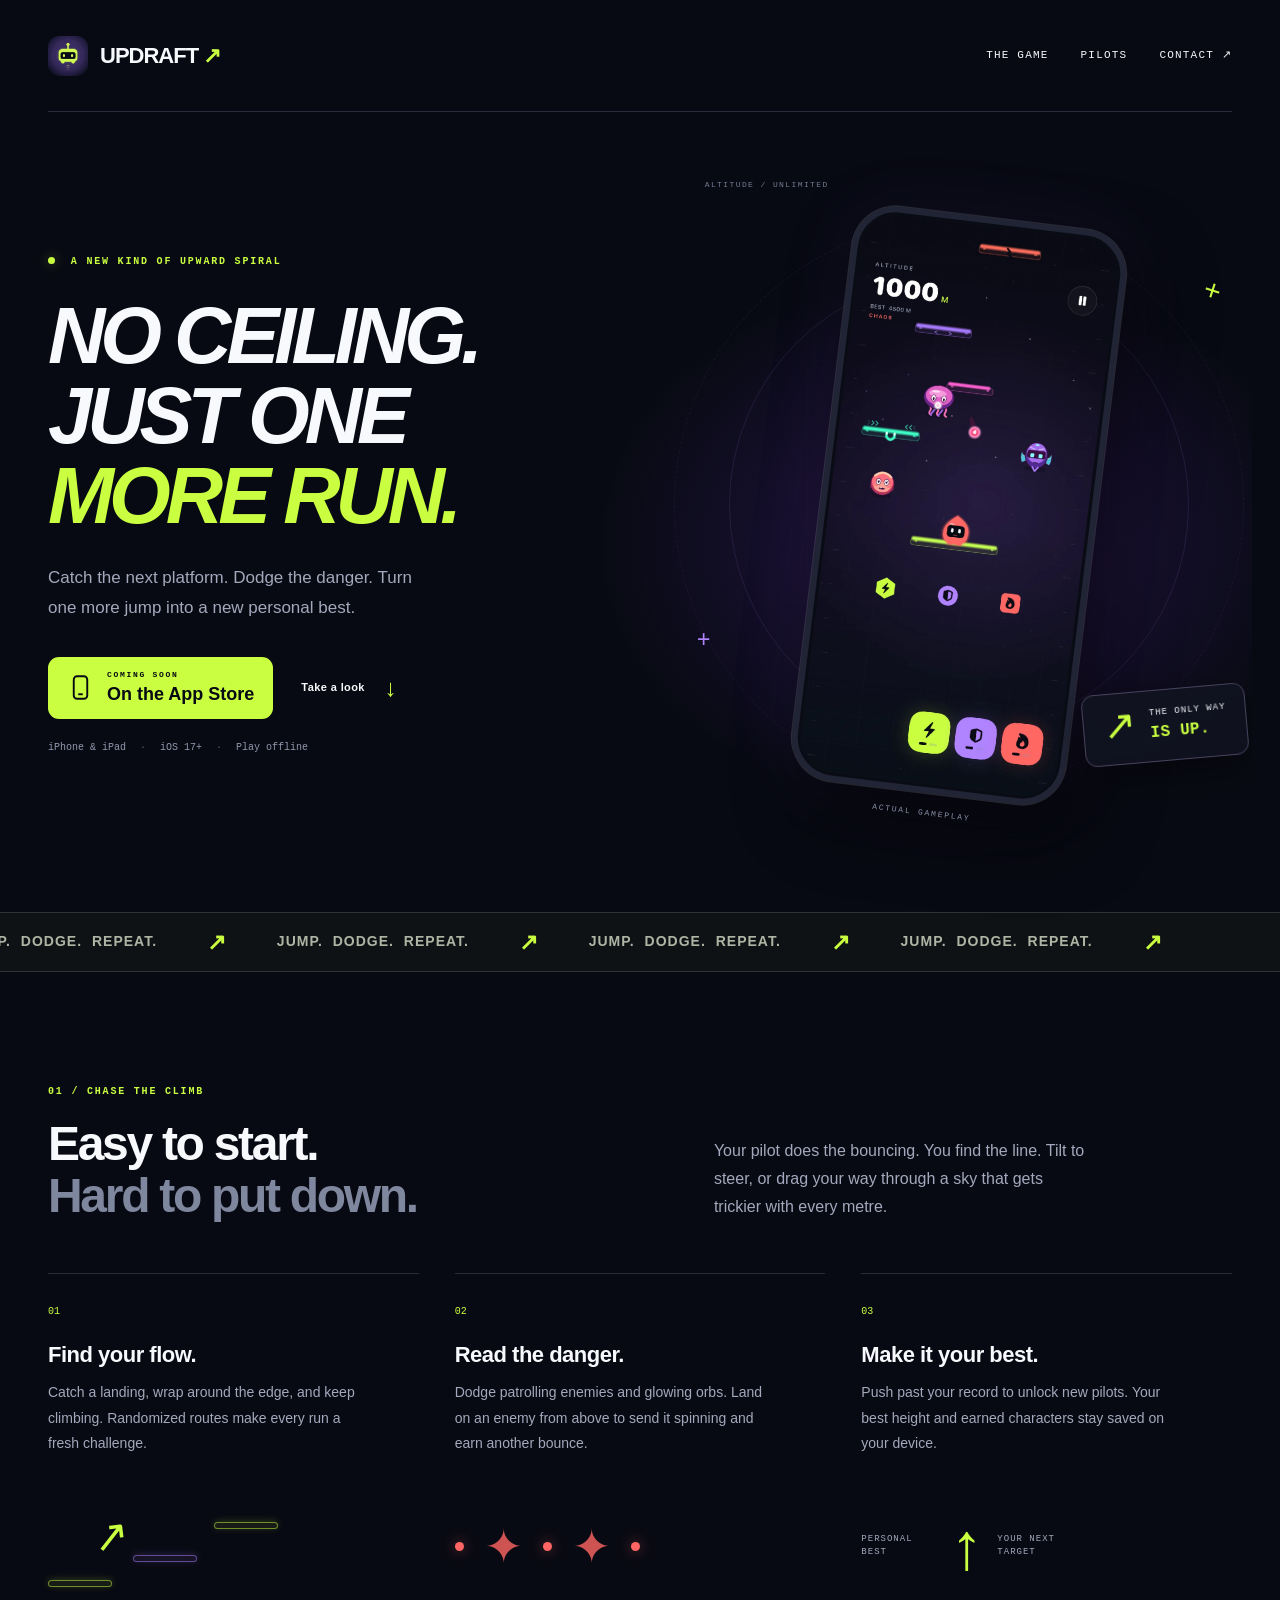
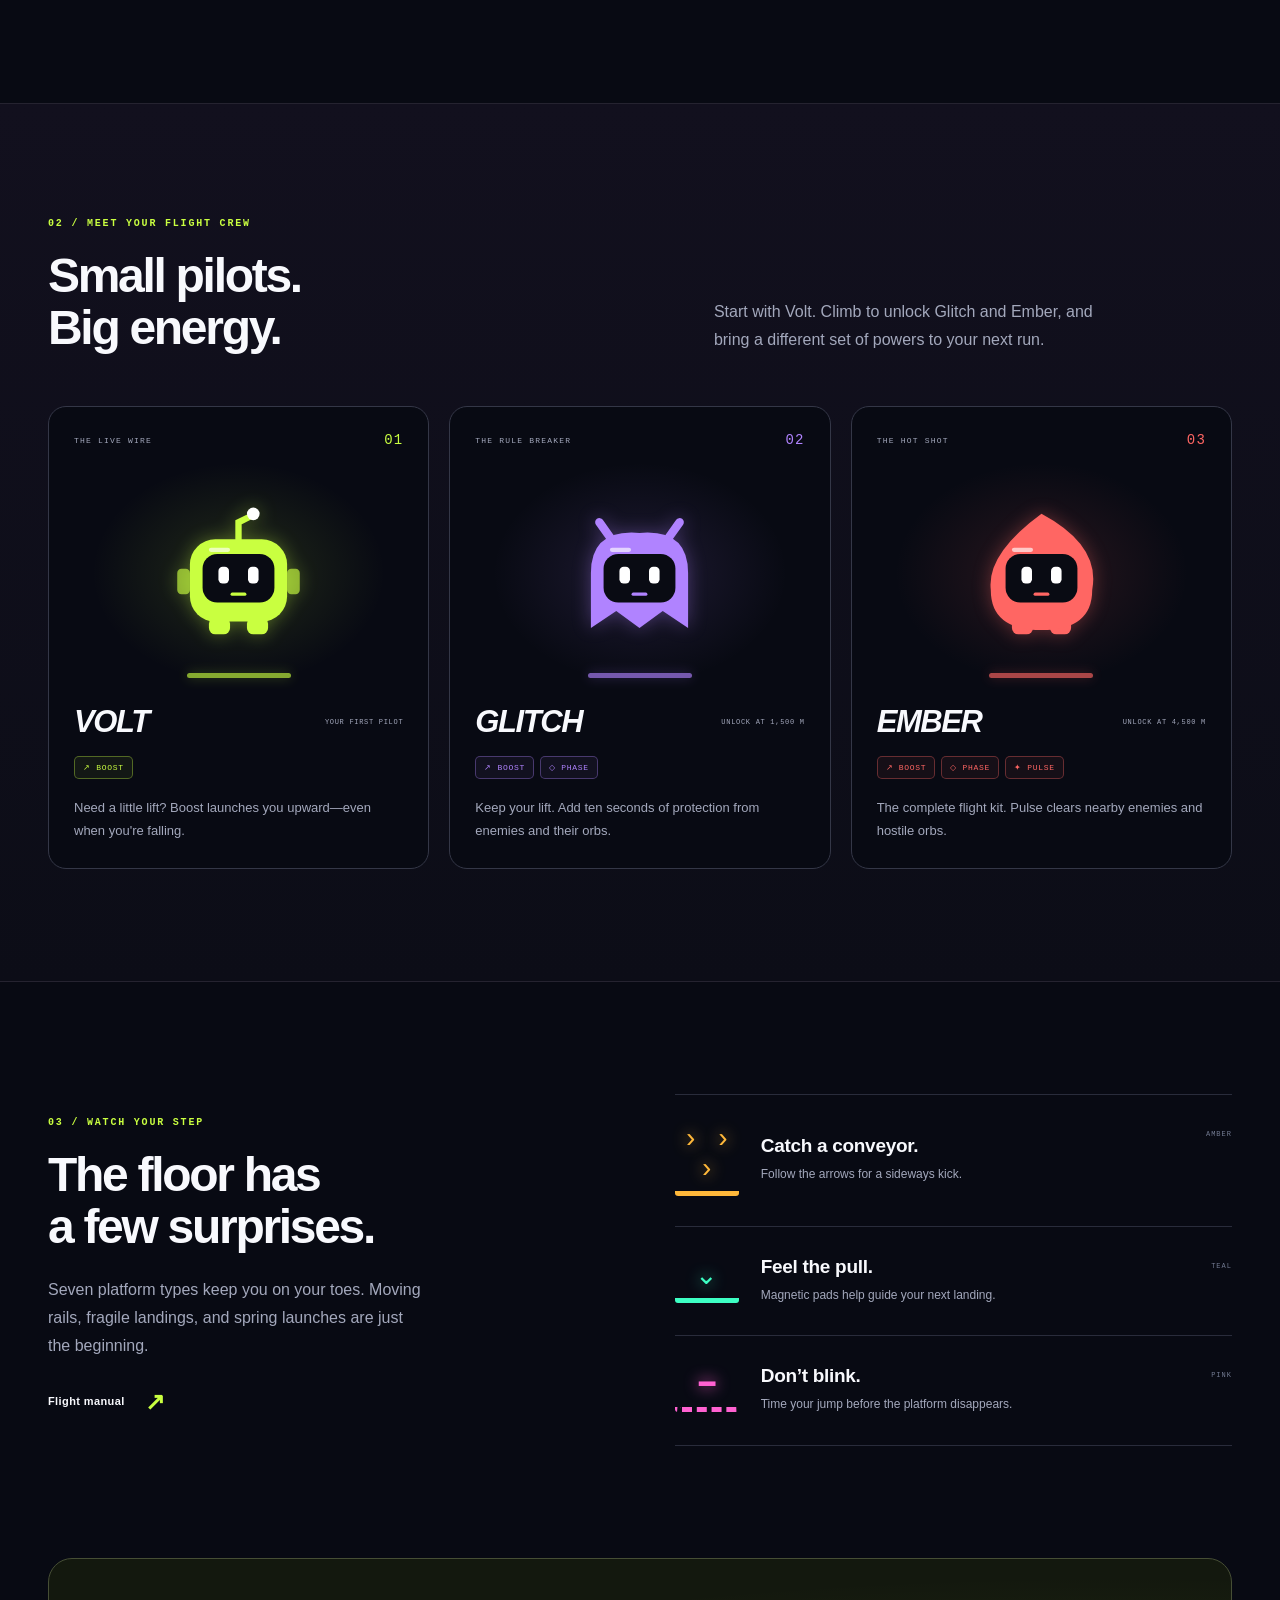
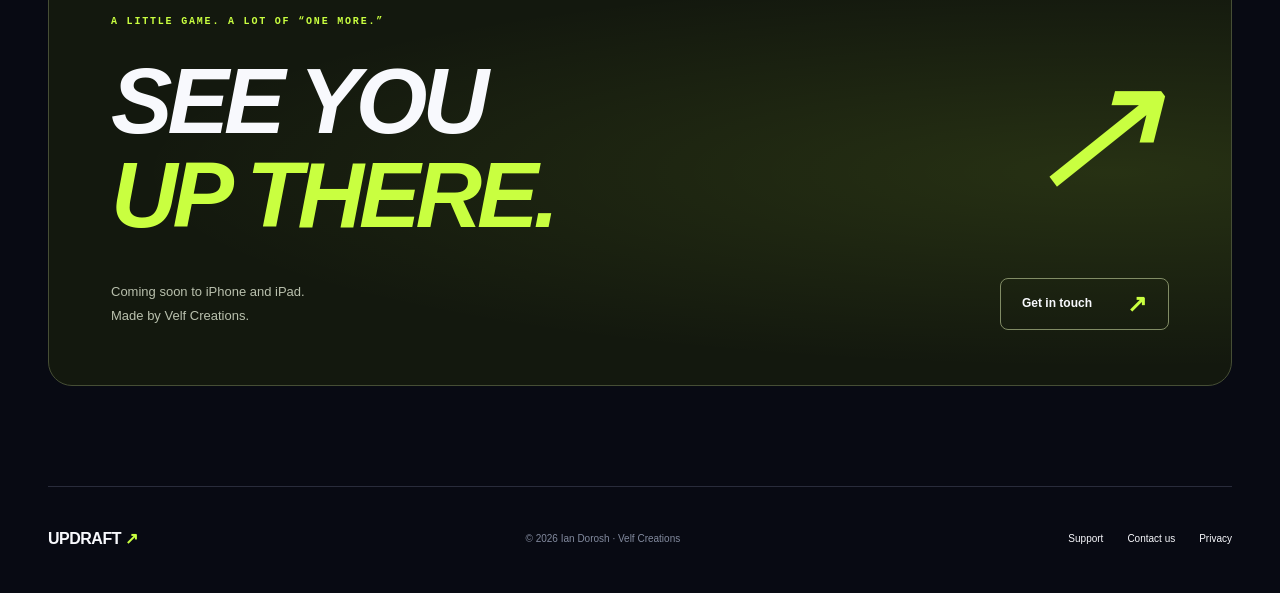
<file: index.html>
<!doctype html>
<html lang="en">
<head>
  <meta charset="utf-8">
  <meta name="viewport" content="width=device-width, initial-scale=1">
  <meta name="theme-color" content="#080a13">
  <meta name="description" content="Meet Updraft, a neon endless-jumping arcade game for iPhone and iPad. Pick your pilot, dodge the danger, and chase a new personal best.">
  <meta property="og:type" content="website">
  <meta property="og:title" content="Updraft — No ceiling. Just one more run.">
  <meta property="og:description" content="Three pilots. Seven platform types. One more jump. A neon arcade game for iPhone and iPad.">
  <meta property="og:image" content="https://idorosh.github.io/Updraft-Site/assets/app-icon.png">
  <meta property="og:url" content="https://idorosh.github.io/Updraft-Site/">
  <link rel="canonical" href="https://idorosh.github.io/Updraft-Site/">
  <title>Updraft — No ceiling. Just one more run.</title>
  <link rel="icon" href="assets/favicon.png" type="image/png">
  <link rel="stylesheet" href="styles.css">
</head>
<body>
  <a class="skip-link" href="#main">Skip to content</a>
  <header class="site-header wrap">
    <a class="wordmark" href="./" aria-label="Updraft home"><img src="assets/app-icon.webp" width="40" height="40" alt=""><span>UPDRAFT<span class="wordmark-arrow" aria-hidden="true">↗</span></span></a>
    <nav aria-label="Main navigation"><a href="#game">The game</a><a href="#pilots">Pilots</a><a href="support.html">Contact <span aria-hidden="true">↗</span></a></nav>
  </header>
  <main id="main">
    <section class="hero wrap" aria-labelledby="hero-title">
      <div class="hero-copy">
        <p class="eyebrow"><span class="status-dot" aria-hidden="true"></span> A NEW KIND OF UPWARD SPIRAL</p>
        <h1 id="hero-title">NO CEILING.<br>JUST ONE<br><span>MORE RUN.</span></h1>
        <p class="hero-description">Catch the next platform. Dodge the danger. Turn one more jump into a new personal best.</p>
        <div class="hero-actions"><span class="release-badge"><svg viewBox="0 0 24 24" aria-hidden="true"><rect x="6" y="2" width="12" height="20" rx="3"/><path d="M10 18h4"/></svg><span><small>COMING SOON</small>On the App Store</span></span><a class="text-link" href="#game">Take a look <span aria-hidden="true">↓</span></a></div>
        <p class="availability">iPhone &amp; iPad <span>·</span> iOS 17+ <span>·</span> Play offline</p>
      </div>
      <div class="hero-visual">
        <div class="orbit orbit-one" aria-hidden="true"></div><div class="orbit orbit-two" aria-hidden="true"></div>
        <span class="coordinate coordinate-top" aria-hidden="true">ALTITUDE / UNLIMITED</span>
        <span class="floating-spark spark-one" aria-hidden="true">+</span><span class="floating-spark spark-two" aria-hidden="true">+</span>
        <figure class="phone-shot"><img src="assets/gameplay.webp" width="1206" height="2622" alt="Updraft gameplay: a glowing pilot jumping between neon platforms, with altitude and power controls." fetchpriority="high"><figcaption>ACTUAL GAMEPLAY</figcaption></figure>
        <div class="jump-callout"><span class="callout-arrow" aria-hidden="true">↗</span><span>THE ONLY WAY<br><strong>IS UP.</strong></span></div>
      </div>
    </section>
    <div class="ticker" aria-hidden="true"><div>JUMP. DODGE. REPEAT. <span>↗</span> JUMP. DODGE. REPEAT. <span>↗</span> JUMP. DODGE. REPEAT. <span>↗</span> JUMP. DODGE. REPEAT. <span>↗</span></div></div>
    <section id="game" class="game-section wrap section-space" aria-labelledby="game-title">
      <div class="section-intro"><div><p class="eyebrow">01 / CHASE THE CLIMB</p><h2 id="game-title">Easy to start.<br><span class="muted">Hard to put down.</span></h2></div><p>Your pilot does the bouncing. You find the line. Tilt to steer, or drag your way through a sky that gets trickier with every metre.</p></div>
      <div class="game-grid">
        <article class="game-feature"><span class="feature-number">01</span><h3>Find your flow.</h3><p>Catch a landing, wrap around the edge, and keep climbing. Randomized routes make every run a fresh challenge.</p><div class="rail-art rail-flow" aria-hidden="true"><i></i><i></i><i></i><span>↗</span></div></article>
        <article class="game-feature"><span class="feature-number">02</span><h3>Read the danger.</h3><p>Dodge patrolling enemies and glowing orbs. Land on an enemy from above to send it spinning and earn another bounce.</p><div class="danger-art" aria-hidden="true"><i></i><span>✦</span><i></i><span>✦</span><i></i></div></article>
        <article class="game-feature"><span class="feature-number">03</span><h3>Make it your best.</h3><p>Push past your record to unlock new pilots. Your best height and earned characters stay saved on your device.</p><div class="record-art" aria-hidden="true"><span>PERSONAL BEST</span><strong>↑</strong><span>YOUR NEXT TARGET</span></div></article>
      </div>
    </section>
    <section id="pilots" class="pilots-section section-space" aria-labelledby="pilots-title">
      <div class="wrap"><div class="section-intro"><div><p class="eyebrow">02 / MEET YOUR FLIGHT CREW</p><h2 id="pilots-title">Small pilots.<br>Big energy.</h2></div><p>Start with Volt. Climb to unlock Glitch and Ember, and bring a different set of powers to your next run.</p></div>
        <div class="pilot-grid">
          <article class="pilot pilot-volt"><div class="pilot-heading"><span>THE LIVE WIRE</span><span class="pilot-index">01</span></div><div class="pilot-art"><img src="assets/volt.svg" width="240" height="240" alt="Volt, a lime-green robot with an antenna and dark visor."><span class="pilot-platform" aria-hidden="true"></span></div><div class="pilot-name"><h3>VOLT</h3><span>YOUR FIRST PILOT</span></div><div class="power-list"><span>↗ BOOST</span></div><p>Need a little lift? Boost launches you upward—even when you're falling.</p></article>
          <article class="pilot pilot-glitch"><div class="pilot-heading"><span>THE RULE BREAKER</span><span class="pilot-index">02</span></div><div class="pilot-art"><img src="assets/glitch.svg" width="240" height="240" alt="Glitch, a violet ghost-shaped pilot with two antennae and bright eyes."><span class="pilot-platform" aria-hidden="true"></span></div><div class="pilot-name"><h3>GLITCH</h3><span>UNLOCK AT 1,500 M</span></div><div class="power-list"><span>↗ BOOST</span><span>◇ PHASE</span></div><p>Keep your lift. Add ten seconds of protection from enemies and their orbs.</p></article>
          <article class="pilot pilot-ember"><div class="pilot-heading"><span>THE HOT SHOT</span><span class="pilot-index">03</span></div><div class="pilot-art"><img src="assets/ember.svg" width="240" height="240" alt="Ember, a coral flame-shaped pilot with a dark visor and small feet."><span class="pilot-platform" aria-hidden="true"></span></div><div class="pilot-name"><h3>EMBER</h3><span>UNLOCK AT 4,500 M</span></div><div class="power-list"><span>↗ BOOST</span><span>◇ PHASE</span><span>✦ PULSE</span></div><p>The complete flight kit. Pulse clears nearby enemies and hostile orbs.</p></article>
        </div>
      </div>
    </section>
    <section class="platform-section wrap section-space" aria-labelledby="platform-title">
      <div class="platform-copy"><p class="eyebrow">03 / WATCH YOUR STEP</p><h2 id="platform-title">The floor has<br>a few surprises.</h2><p>Seven platform types keep you on your toes. Moving rails, fragile landings, and spring launches are just the beginning.</p><a class="text-link" href="support.html#how-to-play">Flight manual <span aria-hidden="true">↗</span></a></div>
      <div class="platform-list"><article><div class="platform-symbol conveyor" aria-hidden="true">› › ›</div><div><h3>Catch a conveyor.</h3><p>Follow the arrows for a sideways kick.</p></div><span class="platform-label">AMBER</span></article><article><div class="platform-symbol magnetic" aria-hidden="true">⌄</div><div><h3>Feel the pull.</h3><p>Magnetic pads help guide your next landing.</p></div><span class="platform-label">TEAL</span></article><article><div class="platform-symbol blink" aria-hidden="true">━</div><div><h3>Don’t blink.</h3><p>Time your jump before the platform disappears.</p></div><span class="platform-label">PINK</span></article></div>
    </section>
    <section class="final-section wrap" aria-labelledby="final-title"><div class="final-panel"><p class="eyebrow">A LITTLE GAME. A LOT OF “ONE MORE.”</p><h2 id="final-title">SEE YOU<br><span>UP THERE.</span><span class="final-arrow" aria-hidden="true">↗</span></h2><div class="final-bottom"><p>Coming soon to iPhone and iPad.<br>Made by Velf Creations.</p><a class="button button-outline" href="mailto:Ian.dorosh@outlook.com">Get in touch <span aria-hidden="true">↗</span></a></div></div></section>
  </main>
  <footer class="site-footer wrap"><a class="footer-brand" href="./">UPDRAFT <span aria-hidden="true">↗</span></a><p>© 2026 Ian Dorosh · Velf Creations</p><nav aria-label="Footer navigation"><a href="support.html">Support</a><a href="mailto:Ian.dorosh@outlook.com">Contact us</a><a href="privacy.html">Privacy</a></nav></footer>
</body>
</html>
</file>
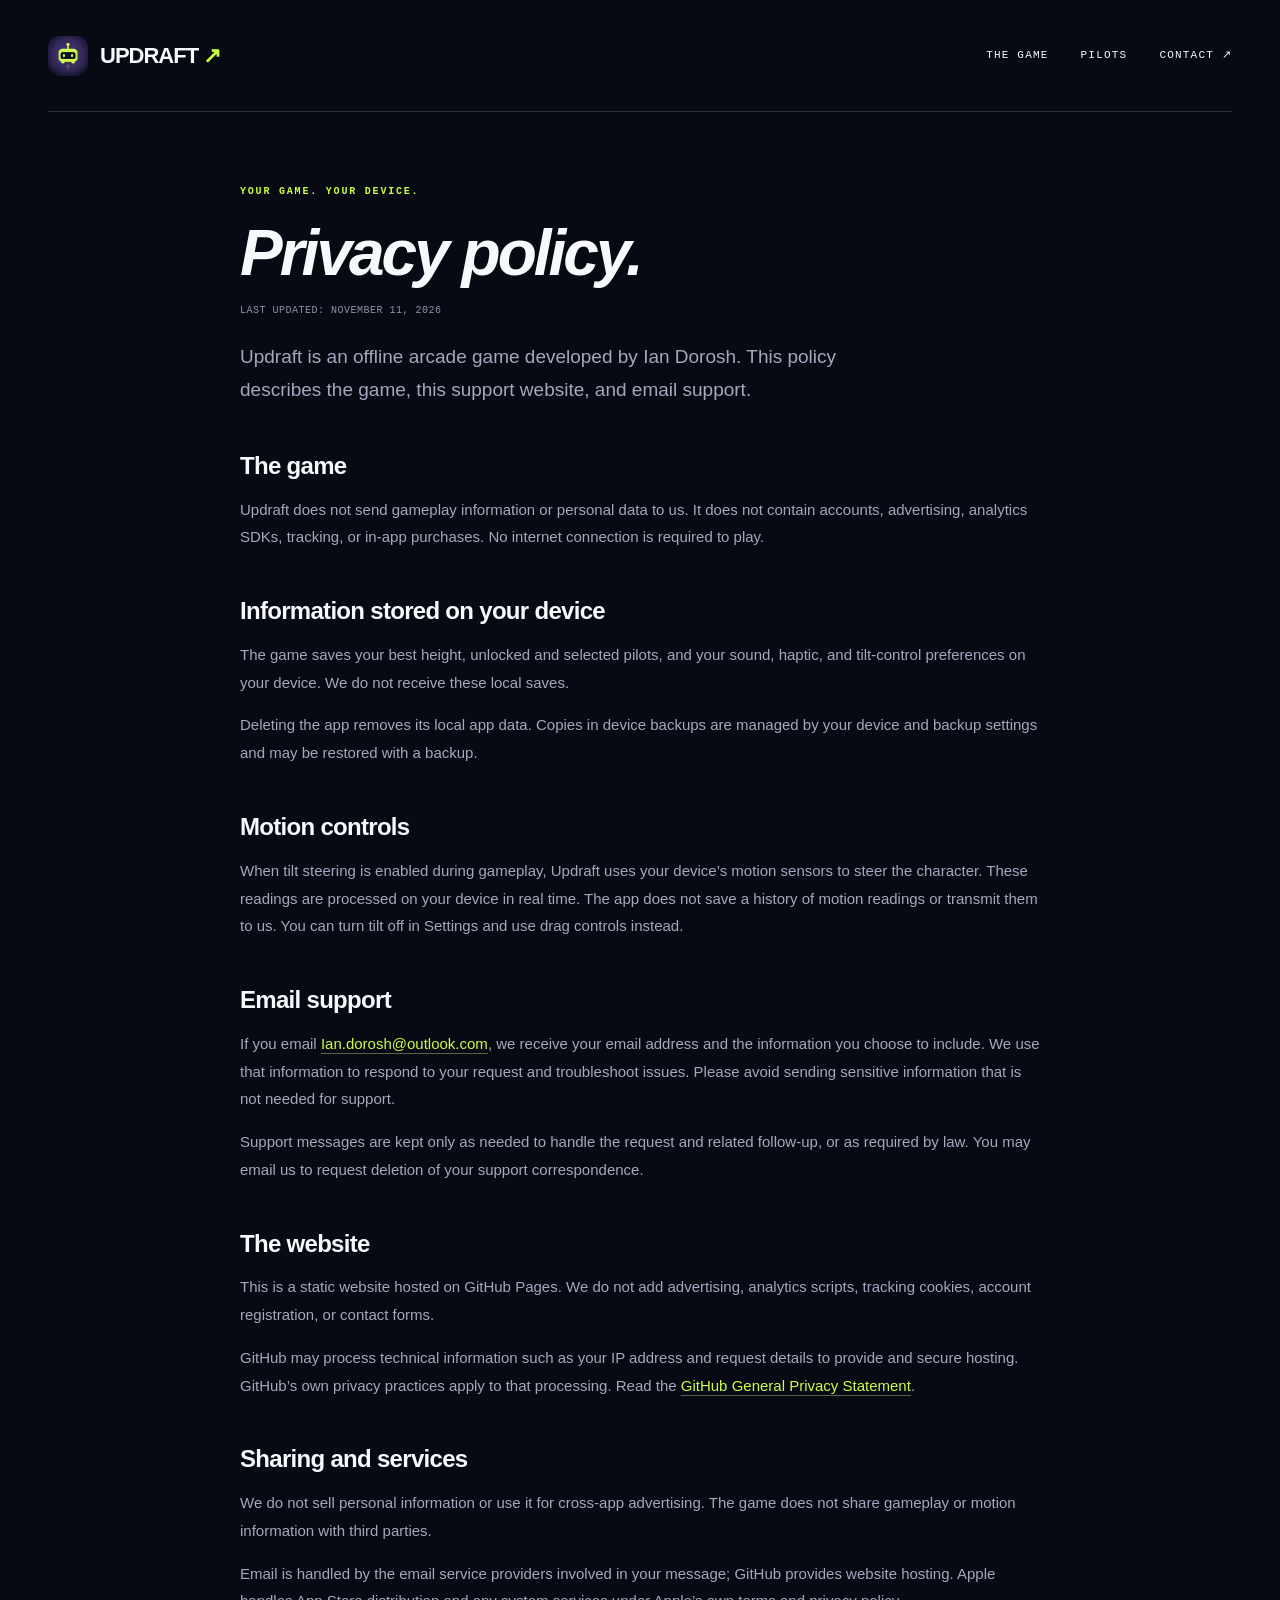
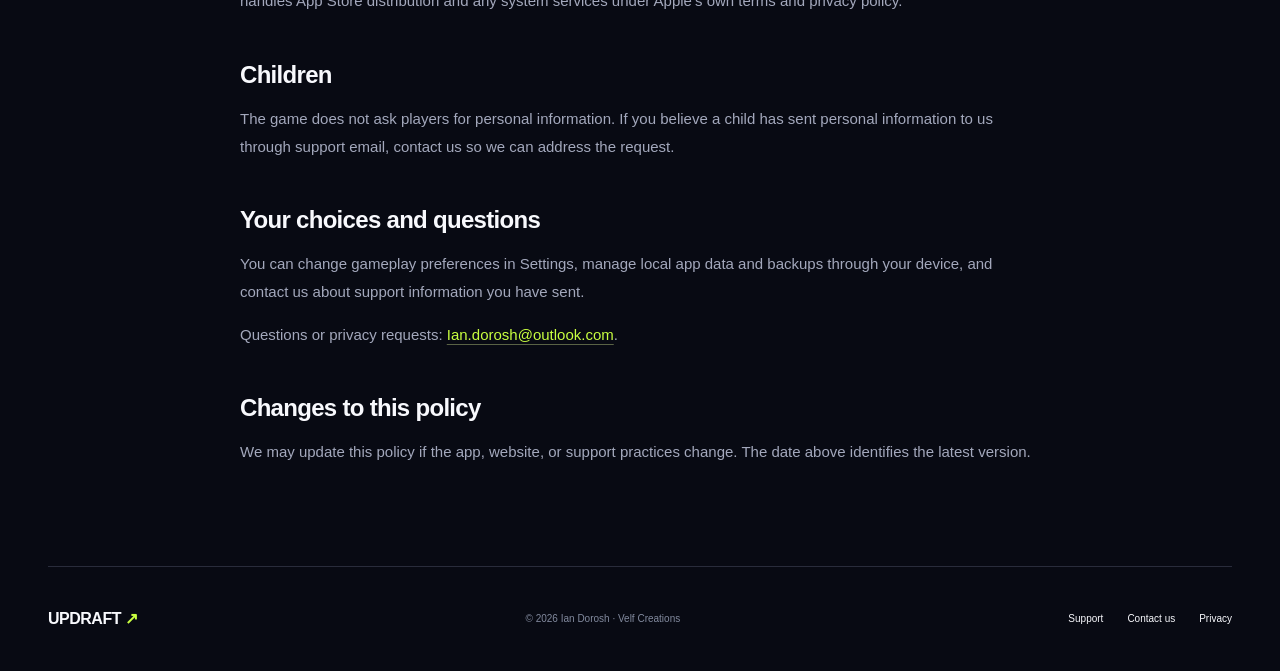
<file: privacy.html>
<!doctype html>
<html lang="en">
<head>
  <meta charset="utf-8"><meta name="viewport" content="width=device-width, initial-scale=1"><meta name="theme-color" content="#080a13">
  <meta name="description" content="How Updraft handles local game saves, tilt controls, email support, and this website. Read the Updraft privacy policy.">
  <link rel="canonical" href="https://idorosh.github.io/Updraft-Site/privacy.html">
  <title>Privacy Policy — Updraft</title><link rel="icon" href="assets/favicon.png" type="image/png"><link rel="stylesheet" href="styles.css">
</head>
<body>
  <a class="skip-link" href="#main">Skip to content</a>
  <header class="site-header wrap"><a class="wordmark" href="./" aria-label="Updraft home"><img src="assets/app-icon.webp" width="40" height="40" alt=""><span>UPDRAFT<span class="wordmark-arrow" aria-hidden="true">↗</span></span></a><nav aria-label="Main navigation"><a href="index.html#game">The game</a><a href="index.html#pilots">Pilots</a><a href="support.html">Contact <span aria-hidden="true">↗</span></a></nav></header>
  <main id="main" class="content-main wrap">
    <p class="eyebrow">YOUR GAME. YOUR DEVICE.</p><h1>Privacy policy.</h1><p class="policy-date">LAST UPDATED: NOVEMBER 11, 2026</p>
    <p class="page-lead">Updraft is an offline arcade game developed by Ian Dorosh. This policy describes the game, this support website, and email support.</p>
    <section aria-labelledby="game-privacy"><h2 id="game-privacy">The game</h2><p>Updraft does not send gameplay information or personal data to us. It does not contain accounts, advertising, analytics SDKs, tracking, or in-app purchases. No internet connection is required to play.</p></section>
    <section aria-labelledby="local-data"><h2 id="local-data">Information stored on your device</h2><p>The game saves your best height, unlocked and selected pilots, and your sound, haptic, and tilt-control preferences on your device. We do not receive these local saves.</p><p>Deleting the app removes its local app data. Copies in device backups are managed by your device and backup settings and may be restored with a backup.</p></section>
    <section aria-labelledby="motion"><h2 id="motion">Motion controls</h2><p>When tilt steering is enabled during gameplay, Updraft uses your device’s motion sensors to steer the character. These readings are processed on your device in real time. The app does not save a history of motion readings or transmit them to us. You can turn tilt off in Settings and use drag controls instead.</p></section>
    <section aria-labelledby="email"><h2 id="email">Email support</h2><p>If you email <a href="mailto:Ian.dorosh@outlook.com">Ian.dorosh@outlook.com</a>, we receive your email address and the information you choose to include. We use that information to respond to your request and troubleshoot issues. Please avoid sending sensitive information that is not needed for support.</p><p>Support messages are kept only as needed to handle the request and related follow-up, or as required by law. You may email us to request deletion of your support correspondence.</p></section>
    <section aria-labelledby="website"><h2 id="website">The website</h2><p>This is a static website hosted on GitHub Pages. We do not add advertising, analytics scripts, tracking cookies, account registration, or contact forms.</p><p>GitHub may process technical information such as your IP address and request details to provide and secure hosting. GitHub’s own privacy practices apply to that processing. Read the <a href="https://docs.github.com/en/site-policy/privacy-policies/github-general-privacy-statement">GitHub General Privacy Statement</a>.</p></section>
    <section aria-labelledby="services"><h2 id="services">Sharing and services</h2><p>We do not sell personal information or use it for cross-app advertising. The game does not share gameplay or motion information with third parties.</p><p>Email is handled by the email service providers involved in your message; GitHub provides website hosting. Apple handles App Store distribution and any system services under Apple’s own terms and privacy policy.</p></section>
    <section aria-labelledby="children"><h2 id="children">Children</h2><p>The game does not ask players for personal information. If you believe a child has sent personal information to us through support email, contact us so we can address the request.</p></section>
    <section aria-labelledby="choices"><h2 id="choices">Your choices and questions</h2><p>You can change gameplay preferences in Settings, manage local app data and backups through your device, and contact us about support information you have sent.</p><p>Questions or privacy requests: <a href="mailto:Ian.dorosh@outlook.com">Ian.dorosh@outlook.com</a>.</p></section>
    <section aria-labelledby="changes"><h2 id="changes">Changes to this policy</h2><p>We may update this policy if the app, website, or support practices change. The date above identifies the latest version.</p></section>
  </main>
  <footer class="site-footer wrap"><a class="footer-brand" href="./">UPDRAFT <span aria-hidden="true">↗</span></a><p>© 2026 Ian Dorosh · Velf Creations</p><nav aria-label="Footer navigation"><a href="support.html">Support</a><a href="mailto:Ian.dorosh@outlook.com">Contact us</a><a href="privacy.html" aria-current="page">Privacy</a></nav></footer>
</body>
</html>
</file>
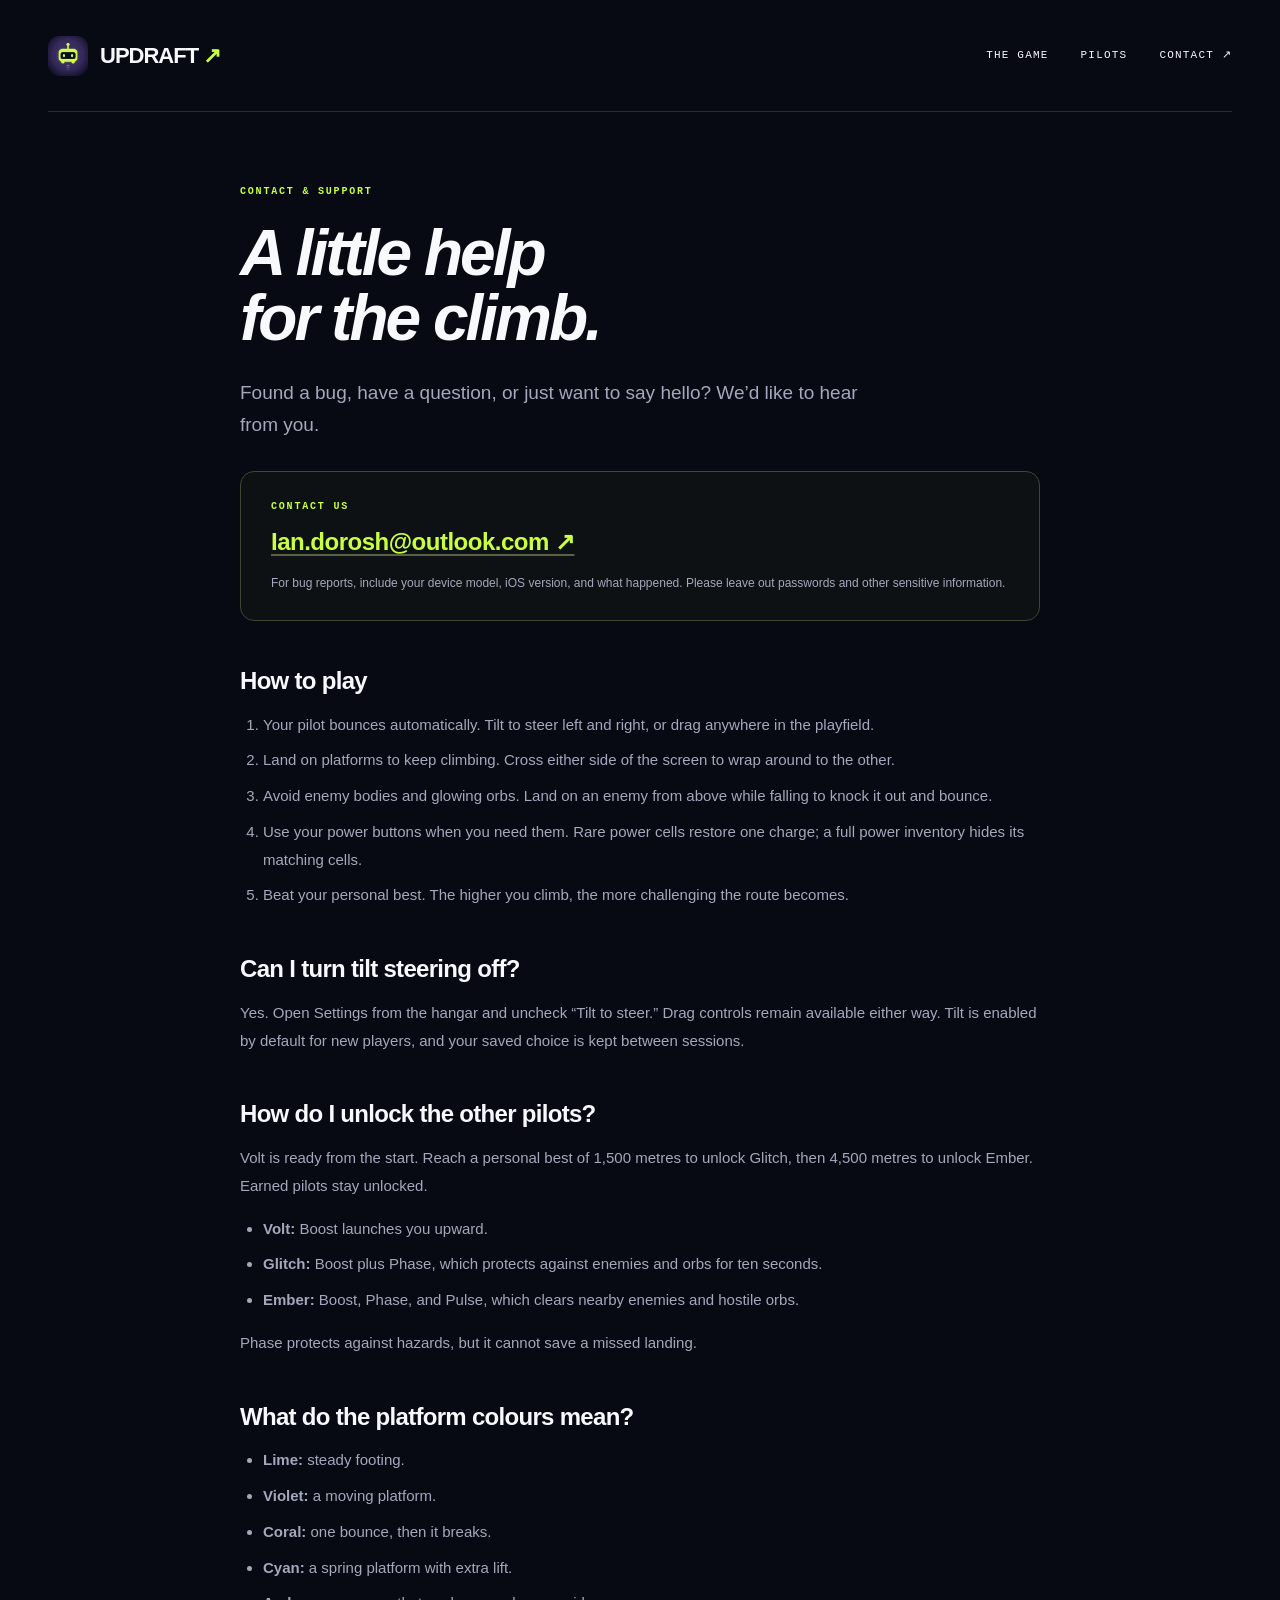
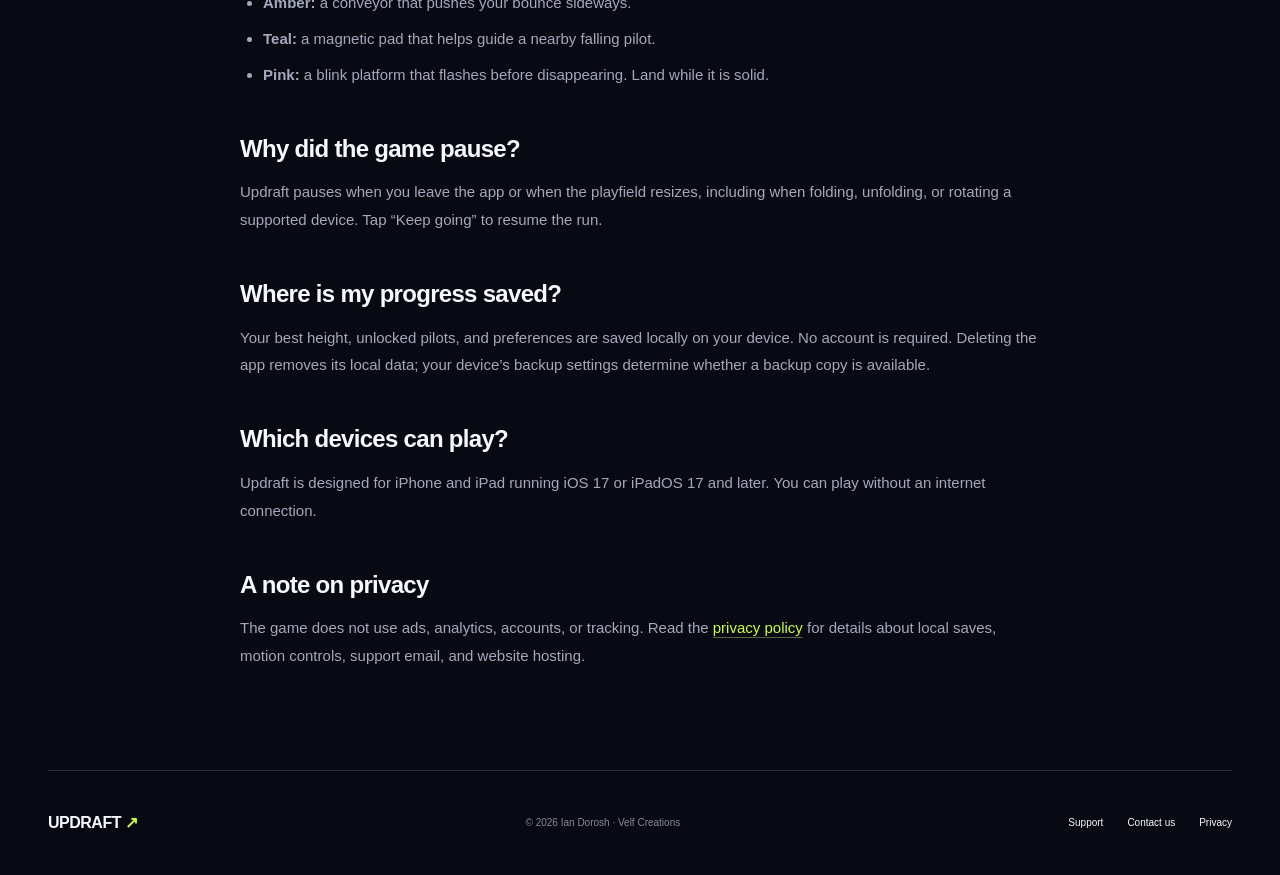
<file: support.html>
<!doctype html>
<html lang="en">
<head>
  <meta charset="utf-8"><meta name="viewport" content="width=device-width, initial-scale=1"><meta name="theme-color" content="#080a13">
  <meta name="description" content="Contact Updraft support, learn how to play, and find help with tilt controls, character unlocks, and local saves.">
  <link rel="canonical" href="https://idorosh.github.io/Updraft-Site/support.html">
  <title>Contact & Support — Updraft</title><link rel="icon" href="assets/favicon.png" type="image/png"><link rel="stylesheet" href="styles.css">
</head>
<body>
  <a class="skip-link" href="#main">Skip to content</a>
  <header class="site-header wrap"><a class="wordmark" href="./" aria-label="Updraft home"><img src="assets/app-icon.webp" width="40" height="40" alt=""><span>UPDRAFT<span class="wordmark-arrow" aria-hidden="true">↗</span></span></a><nav aria-label="Main navigation"><a href="index.html#game">The game</a><a href="index.html#pilots">Pilots</a><a href="support.html" aria-current="page">Contact <span aria-hidden="true">↗</span></a></nav></header>
  <main id="main" class="content-main wrap">
    <p class="eyebrow">CONTACT &amp; SUPPORT</p><h1>A little help<br>for the climb.</h1><p class="page-lead">Found a bug, have a question, or just want to say hello? We’d like to hear from you.</p>
    <div class="contact-box"><p class="eyebrow">CONTACT US</p><a href="mailto:Ian.dorosh@outlook.com">Ian.dorosh@outlook.com <span aria-hidden="true">↗</span></a><p>For bug reports, include your device model, iOS version, and what happened. Please leave out passwords and other sensitive information.</p></div>
    <section id="how-to-play" aria-labelledby="play-title"><h2 id="play-title">How to play</h2><ol><li>Your pilot bounces automatically. Tilt to steer left and right, or drag anywhere in the playfield.</li><li>Land on platforms to keep climbing. Cross either side of the screen to wrap around to the other.</li><li>Avoid enemy bodies and glowing orbs. Land on an enemy from above while falling to knock it out and bounce.</li><li>Use your power buttons when you need them. Rare power cells restore one charge; a full power inventory hides its matching cells.</li><li>Beat your personal best. The higher you climb, the more challenging the route becomes.</li></ol></section>
    <section aria-labelledby="controls-title"><h2 id="controls-title">Can I turn tilt steering off?</h2><p>Yes. Open Settings from the hangar and uncheck “Tilt to steer.” Drag controls remain available either way. Tilt is enabled by default for new players, and your saved choice is kept between sessions.</p></section>
    <section aria-labelledby="unlock-title"><h2 id="unlock-title">How do I unlock the other pilots?</h2><p>Volt is ready from the start. Reach a personal best of 1,500 metres to unlock Glitch, then 4,500 metres to unlock Ember. Earned pilots stay unlocked.</p><ul><li><strong>Volt:</strong> Boost launches you upward.</li><li><strong>Glitch:</strong> Boost plus Phase, which protects against enemies and orbs for ten seconds.</li><li><strong>Ember:</strong> Boost, Phase, and Pulse, which clears nearby enemies and hostile orbs.</li></ul><p>Phase protects against hazards, but it cannot save a missed landing.</p></section>
    <section aria-labelledby="platforms-title"><h2 id="platforms-title">What do the platform colours mean?</h2><ul><li><strong>Lime:</strong> steady footing.</li><li><strong>Violet:</strong> a moving platform.</li><li><strong>Coral:</strong> one bounce, then it breaks.</li><li><strong>Cyan:</strong> a spring platform with extra lift.</li><li><strong>Amber:</strong> a conveyor that pushes your bounce sideways.</li><li><strong>Teal:</strong> a magnetic pad that helps guide a nearby falling pilot.</li><li><strong>Pink:</strong> a blink platform that flashes before disappearing. Land while it is solid.</li></ul></section>
    <section aria-labelledby="pause-title"><h2 id="pause-title">Why did the game pause?</h2><p>Updraft pauses when you leave the app or when the playfield resizes, including when folding, unfolding, or rotating a supported device. Tap “Keep going” to resume the run.</p></section>
    <section aria-labelledby="saves-title"><h2 id="saves-title">Where is my progress saved?</h2><p>Your best height, unlocked pilots, and preferences are saved locally on your device. No account is required. Deleting the app removes its local data; your device’s backup settings determine whether a backup copy is available.</p></section>
    <section aria-labelledby="requirements-title"><h2 id="requirements-title">Which devices can play?</h2><p>Updraft is designed for iPhone and iPad running iOS 17 or iPadOS 17 and later. You can play without an internet connection.</p></section>
    <section aria-labelledby="privacy-title"><h2 id="privacy-title">A note on privacy</h2><p>The game does not use ads, analytics, accounts, or tracking. Read the <a href="privacy.html">privacy policy</a> for details about local saves, motion controls, support email, and website hosting.</p></section>
  </main>
  <footer class="site-footer wrap"><a class="footer-brand" href="./">UPDRAFT <span aria-hidden="true">↗</span></a><p>© 2026 Ian Dorosh · Velf Creations</p><nav aria-label="Footer navigation"><a href="support.html" aria-current="page">Support</a><a href="mailto:Ian.dorosh@outlook.com">Contact us</a><a href="privacy.html">Privacy</a></nav></footer>
</body>
</html>
</file>
<file: styles.css>
:root{color-scheme:dark;--bg:#080a13;--panel:#10131f;--line:#292c3b;--text:#f8f9fd;--muted:#a3a8bc;--lime:#c9ff40;--violet:#b083ff;--coral:#ff6663;--mono:ui-monospace,SFMono-Regular,Menlo,Consolas,monospace;--sans:Arial,Helvetica,sans-serif}*{box-sizing:border-box}html{overflow-x:clip;scroll-behavior:smooth;scroll-padding-top:32px}body{margin:0;background:var(--bg);color:var(--text);font-family:var(--sans);font-size:16px;line-height:1.6;-webkit-font-smoothing:antialiased}a{color:inherit;text-decoration:none}a:hover{color:var(--lime)}a:focus-visible{outline:3px solid var(--lime);outline-offset:7px;border-radius:3px}img{display:block;max-width:100%;height:auto}button,a{-webkit-tap-highlight-color:transparent}h1,h2,h3,p,figure{margin:0}h1,h2,h3{line-height:1.02}::selection{background:var(--lime);color:var(--bg)}.wrap{width:min(1200px,calc(100% - 96px));margin-inline:auto}.skip-link{position:absolute;left:24px;top:-100px;z-index:10;background:var(--lime);color:var(--bg);padding:12px 20px}.skip-link:focus{top:12px}.site-header{height:112px;display:flex;align-items:center;justify-content:space-between;border-bottom:1px solid var(--line);gap:24px}.wordmark{display:flex;align-items:center;gap:12px;font-size:22px;font-weight:900;letter-spacing:-1px}.wordmark img{border-radius:11px}.wordmark-arrow{color:var(--lime);padding-left:5px}.site-header nav{display:flex;gap:32px;font-family:var(--mono);font-size:11px;text-transform:uppercase;letter-spacing:1.2px}.site-header nav a{padding-block:14px}.hero{overflow:clip;overflow-clip-margin:20px;display:grid;grid-template-columns:1.12fr 1fr;align-items:center;gap:28px;min-height:800px;position:relative;padding-block:66px 80px}.eyebrow{font-family:var(--mono);font-size:10px;line-height:1.5;letter-spacing:1.8px;font-weight:600;color:var(--lime)}.status-dot{display:inline-block;width:7px;height:7px;background:var(--lime);border-radius:50%;margin-right:8px;box-shadow:0 0 12px #c9ff4060}.hero h1{font-size:clamp(54px,6.2vw,86px);font-weight:900;letter-spacing:-5px;line-height:1.01;font-style:italic;margin-top:27px;position:relative;z-index:1}.hero h1 span{color:var(--lime)}.hero-description{max-width:365px;margin-top:27px;color:var(--muted);font-size:17px;line-height:1.75}.hero-actions{display:flex;align-items:center;gap:28px;margin-top:34px}.release-badge{display:inline-flex;align-items:center;gap:13px;padding:13px 19px;background:var(--lime);color:var(--bg);border-radius:11px;font-weight:800;font-size:18px;line-height:1.2}.release-badge small{display:block;font-family:var(--mono);font-size:8px;letter-spacing:1.7px;font-weight:600;margin-bottom:5px}.release-badge svg{width:27px;height:31px;fill:none;stroke:currentColor;stroke-width:1.7}.text-link{font-size:11px;font-weight:600;letter-spacing:.4px;display:inline-flex;align-items:center;gap:20px;padding-block:10px}.text-link span{font-size:24px;color:var(--lime);line-height:1}.availability{color:#9298ae;font-family:var(--mono);font-size:10px;margin-top:21px}.availability span{padding-inline:8px;color:#52596e}.hero-visual{height:650px;position:relative;display:grid;place-items:center;isolation:isolate}.hero-visual::before{content:"";position:absolute;inset:12% -20% 0;background:radial-gradient(ellipse,#7938dd40,transparent 67%);z-index:-2;pointer-events:none}.hero-visual::after{content:"";position:absolute;inset:0;z-index:-3;background-image:linear-gradient(#fff3 1px,transparent 1px),linear-gradient(90deg,#fff3 1px,transparent 1px);background-size:60px 60px;opacity:.12;mask-image:radial-gradient(ellipse,black,transparent 73%);pointer-events:none}.phone-shot{width:276px;position:relative;transform:rotate(7deg);border:6px solid #202435;border-radius:44px;background:#0a0c15;box-shadow:0 0 0 1px #ffffff20,20px 30px 70px #0009,0 0 80px #9c65ff14;padding:3px}.phone-shot img{width:100%;border-radius:34px;aspect-ratio:1206/2622;object-fit:cover;background:#0a0c15}.phone-shot figcaption{position:absolute;bottom:-33px;left:50%;transform:translateX(-50%);white-space:nowrap;font-family:var(--mono);font-size:8px;letter-spacing:1.8px;color:#8a91a7}.orbit{position:absolute;border:1px solid #70559e35;width:460px;height:460px;border-radius:50%;z-index:-1}.orbit-two{width:570px;height:570px;border-style:dashed;border-color:#70559e20}.coordinate{position:absolute;font:8px var(--mono);letter-spacing:1.4px;color:#737a92}.coordinate-top{top:0;left:18px}.floating-spark{font-family:var(--mono);font-size:29px;color:var(--lime);position:absolute}.spark-one{top:90px;right:12px;transform:rotate(18deg)}.spark-two{left:10px;bottom:170px;color:var(--violet);font-size:23px}.jump-callout{position:absolute;bottom:69px;right:-15px;display:flex;align-items:center;gap:12px;background:#10131fe8;box-shadow:0 12px 40px #0007;backdrop-filter:blur(16px);border:1px solid #47415d;border-radius:12px;padding:15px 19px;transform:rotate(-5deg);font:9px/1.5 var(--mono);letter-spacing:1px}.jump-callout strong{font-size:16px;color:var(--lime);letter-spacing:.3px}.callout-arrow{font-size:40px;color:var(--lime);line-height:1}.ticker{overflow:hidden;border-block:1px solid #2f3436;background:#c9ff4008;white-space:nowrap;padding:17px 0}.ticker>div{width:max-content;font-size:14px;font-weight:900;letter-spacing:1px;word-spacing:5px;color:#afb5a5;transform:translateX(-35px)}.ticker span{font-size:23px;line-height:1;color:var(--lime);padding-inline:40px;vertical-align:middle}.section-space{padding-block:112px}.section-intro{display:grid;grid-template-columns:1.1fr 1fr;gap:96px;align-items:end;margin-bottom:52px}.section-intro h2,.platform-copy h2{font-size:48px;letter-spacing:-2.3px;font-weight:900;margin-top:19px;line-height:1.08}.muted{color:#7f879e}.section-intro>p,.platform-copy>p:not(.eyebrow){max-width:380px;color:var(--muted);font-size:16px;line-height:1.75}.game-grid{display:grid;grid-template-columns:repeat(3,1fr);gap:36px}.game-feature{border-top:1px solid var(--line);padding-top:22px;position:relative}.feature-number{font:10px var(--mono);color:var(--lime)}.game-feature h3{font-size:22px;letter-spacing:-.5px;margin:22px 0 14px}.game-feature p{color:var(--muted);font-size:14px;line-height:1.8;max-width:310px;min-height:101px}.rail-art{height:90px;position:relative;margin-top:20px;width:230px}.rail-art i{width:64px;height:7px;border:1px solid #c9ff4080;background:#c9ff4014;border-radius:8px;position:absolute;box-shadow:0 -1px 7px #c9ff4030}.rail-art i:nth-child(1){left:0;bottom:4px}.rail-art i:nth-child(2){left:85px;bottom:29px;background:#b083ff14;border-color:#b083ff80;box-shadow:0 -1px 7px #b083ff30}.rail-art i:nth-child(3){right:0;bottom:62px}.rail-art span{position:absolute;left:45px;top:1px;font-size:43px;color:var(--lime);transform:rotate(-7deg)}.danger-art{display:flex;align-items:center;gap:20px;height:90px;margin-top:20px;color:var(--coral)}.danger-art i{width:9px;height:9px;border-radius:50%;background:var(--coral);box-shadow:0 0 14px #ff666380}.danger-art span{font-size:47px;font-weight:400;color:#ff6663cc}.record-art{margin-top:20px;display:flex;height:90px;align-items:center;gap:14px}.record-art span{font:9px/1.5 var(--mono);color:var(--muted);max-width:75px;letter-spacing:1px}.record-art strong{font-size:66px;line-height:1;color:var(--lime);font-weight:400}.pilots-section{background:linear-gradient(180deg,#12101e,#0c0d17);border-block:1px solid #252330}.pilot-grid{display:grid;grid-template-columns:repeat(3,1fr);gap:20px}.pilot{--pilot:var(--lime);padding:25px;background:var(--bg);border:1px solid #343747;border-radius:18px;overflow:hidden}.pilot-glitch{--pilot:var(--violet)}.pilot-ember{--pilot:var(--coral)}.pilot-heading{display:flex;justify-content:space-between;align-items:center;font:8px var(--mono);letter-spacing:1.2px;color:var(--muted)}.pilot-index{font-size:14px;color:var(--pilot)}.pilot-art{position:relative;display:grid;place-items:center;height:250px;isolation:isolate}.pilot-art::before{position:absolute;content:"";inset:5px;background:radial-gradient(ellipse,color-mix(in srgb,var(--pilot) 13%,transparent),transparent 65%);z-index:-1}.pilot-art img{width:195px;height:195px;filter:drop-shadow(0 0 9px color-mix(in srgb,var(--pilot) 33%,transparent));animation:float 4s ease-in-out infinite}.pilot-glitch .pilot-art img{animation-delay:-1.3s}.pilot-ember .pilot-art img{animation-delay:-2.6s}.pilot-platform{position:absolute;bottom:20px;height:5px;width:104px;background:var(--pilot);border-radius:8px;box-shadow:0 0 12px color-mix(in srgb,var(--pilot) 40%,transparent);opacity:.65}.pilot-name{display:flex;align-items:center;justify-content:space-between;gap:10px;margin:8px 0 18px}.pilot h3{font-size:31px;letter-spacing:-1.4px;font-style:italic}.pilot-name>span{font:7px/1.5 var(--mono);letter-spacing:.7px;color:var(--muted);text-align:right}.power-list{display:flex;gap:6px;flex-wrap:wrap}.power-list span{font:8px var(--mono);letter-spacing:.7px;border:1px solid color-mix(in srgb,var(--pilot) 35%,transparent);background:color-mix(in srgb,var(--pilot) 6%,transparent);color:var(--pilot);padding:6px 8px;border-radius:5px}.pilot>p{color:var(--muted);font-size:13px;line-height:1.8;margin-top:17px}.platform-section{display:grid;grid-template-columns:1fr 1.05fr;gap:96px;align-items:center}.platform-copy>p:not(.eyebrow){margin-top:23px}.platform-copy .text-link{margin-top:20px}.platform-list article{display:flex;align-items:center;gap:22px;padding-block:30px;border-bottom:1px solid var(--line)}.platform-list article:first-child{border-top:1px solid var(--line)}.platform-list h3{font-size:19px;margin-bottom:10px;letter-spacing:-.3px}.platform-list p{font-size:12px;color:var(--muted)}.platform-symbol{flex:0 0 64px;border-bottom:5px solid currentColor;border-radius:3px;text-align:center;line-height:1;font:27px var(--mono);padding-bottom:6px;text-shadow:0 0 15px currentColor}.conveyor{color:#ffb83a}.magnetic{color:#3dffc4}.blink{color:#ff61d1;border-bottom-style:dashed}.platform-label{font:7px var(--mono);letter-spacing:1px;color:#737b92;margin-left:auto;align-self:flex-start;padding-top:5px}.final-section{padding-bottom:100px}.final-panel{border:1px solid #464e35;background:radial-gradient(ellipse at 90% 50%,#c9ff401c,transparent 65%),#13180e;border-radius:24px;padding:55px 62px;overflow:hidden}.final-panel h2{font-size:clamp(54px,7.2vw,95px);font-weight:900;font-style:italic;letter-spacing:-5px;position:relative;margin-top:26px}.final-panel h2>span:not(.final-arrow){color:var(--lime)}.final-arrow{position:absolute;right:10px;top:-8px;color:var(--lime);font-size:170px;font-weight:400;line-height:1}.final-bottom{margin-top:35px;display:flex;align-items:center;justify-content:space-between;gap:25px}.final-bottom p{font-size:13px;line-height:1.8;color:#b9c0ad}.button{display:inline-flex;align-items:center;justify-content:space-between;gap:35px;border:1px solid #818c65;border-radius:8px;padding:13px 21px;font-size:12px;font-weight:600}.button span{color:var(--lime);font-size:24px;line-height:1}.site-footer{border-top:1px solid var(--line);min-height:105px;display:flex;align-items:center;justify-content:space-between;gap:30px;font-size:11px}.footer-brand{font-weight:900;letter-spacing:-.5px;font-size:16px}.footer-brand span{color:var(--lime)}.site-footer p{color:#828a9e;font-size:10px}.site-footer nav{display:flex;gap:24px;font-size:10px}.content-main{padding-block:72px 100px;max-width:800px}.content-main>h1{font-size:64px;font-weight:900;letter-spacing:-3px;font-style:italic;margin-top:22px}.page-lead{font-size:19px;color:var(--muted);line-height:1.7;margin-top:25px;max-width:640px}.policy-date{font:10px var(--mono);letter-spacing:.5px;color:#8c94aa;margin-top:19px}.content-main section{margin-top:46px}.content-main section h2{font-size:24px;letter-spacing:-.7px;margin-bottom:15px;line-height:1.2}.content-main section p,.content-main li{color:var(--muted);font-size:15px;line-height:1.85}.content-main section p+p{margin-top:15px}.content-main ul,.content-main ol{padding-left:23px;margin-block:15px}.content-main li+li{margin-top:8px}.content-main a:not(.button){text-decoration:underline;text-underline-offset:4px;text-decoration-color:#5a6345;color:var(--lime);overflow-wrap:anywhere}.contact-box{padding:27px 30px;border:1px solid #3e4730;background:#c9ff4007;border-radius:14px;margin-top:30px}.contact-box .eyebrow{margin-bottom:9px}.contact-box>a{font-size:24px;font-weight:700;letter-spacing:-.5px}.contact-box>p:last-child{font-size:12px;color:var(--muted);margin-top:12px}.back-link{display:inline-block;margin-bottom:25px;font:11px var(--mono)}@keyframes float{0%,100%{transform:translateY(0) rotate(-2deg)}50%{transform:translateY(-9px) rotate(2deg)}}
@media(min-width:1450px){.hero{min-height:850px}.hero h1{font-size:91px}}@media(max-width:1050px){.wrap{width:calc(100% - 64px)}.hero{min-height:720px;gap:0}.hero h1{font-size:64px;letter-spacing:-3.7px}.hero-visual{height:580px}.phone-shot{width:243px}.orbit{width:350px;height:350px}.orbit-two{width:440px;height:440px}.hero-actions{gap:18px}.release-badge{font-size:16px;padding-inline:14px}.jump-callout{right:-5px;bottom:65px}.section-intro,.platform-section{gap:48px}.section-intro h2,.platform-copy h2{font-size:41px}.pilot{padding:19px}.pilot-name{align-items:flex-start;flex-direction:column;gap:9px}.pilot-name>span{text-align:left}.pilot-art{height:220px}.pilot-art img{width:175px;height:175px}.pilot-platform{bottom:15px}.game-grid{gap:25px}.site-footer{gap:20px}.platform-list article{gap:15px}.platform-label{display:none}.final-panel{padding:48px}.final-arrow{font-size:130px}.site-header nav{gap:24px}}
@media(max-width:760px){.wrap{width:calc(100% - 40px)}.site-header{height:87px}.wordmark{font-size:19px;gap:9px}.wordmark img{width:33px;height:33px;border-radius:9px}.site-header nav{gap:17px;font-size:9px;letter-spacing:.4px}.site-header nav a:first-child{display:none}.hero{grid-template-columns:1fr;padding-block:51px 36px;gap:26px;min-height:auto}.hero-copy{position:relative;z-index:1}.hero h1{font-size:clamp(50px,10.8vw,77px);line-height:1;letter-spacing:-3px;margin-top:22px}.hero-description{font-size:15px;max-width:375px;margin-top:22px}.eyebrow{font-size:8px;letter-spacing:1.4px}.hero-actions{gap:25px;margin-top:27px}.hero-visual{height:595px;margin-inline:0}.hero-visual::before{inset:0}.phone-shot{width:248px;transform:rotate(5deg)}.coordinate-top{left:0;top:10px}.orbit{width:330px;height:330px}.orbit-two{width:min(420px,95vw);height:min(420px,95vw)}.floating-spark.spark-one{right:8%;top:65px}.spark-two{left:3%;bottom:185px}.jump-callout{right:2%;bottom:75px}.hero-visual::after{inset:0 0}.ticker{padding-block:13px}.ticker>div{font-size:11px}.ticker span{padding-inline:24px;font-size:20px}.section-space{padding-block:70px}.section-intro{display:block;margin-bottom:35px}.section-intro h2,.platform-copy h2{font-size:38px;letter-spacing:-1.8px;margin-top:15px}.section-intro>p{font-size:14px;max-width:480px;margin-top:24px}.game-grid{grid-template-columns:1fr;gap:29px}.game-feature{padding-top:18px;display:grid;grid-template-columns:1fr 125px;gap:0 17px}.feature-number{grid-column:1/-1}.game-feature h3{font-size:22px;margin:16px 0 10px;grid-column:1/-1}.game-feature p{font-size:13px;min-height:0;max-width:400px}.rail-art,.danger-art,.record-art{width:125px;height:80px;margin-top:0;align-self:center}.rail-art i{width:38px}.rail-art i:nth-child(2){left:40px}.rail-art span{left:22px;font-size:29px}.danger-art{gap:12px}.danger-art span{font-size:34px}.danger-art i{width:6px;height:6px}.danger-art span:nth-child(4),.danger-art i:nth-child(5){display:none}.record-art{gap:10px;justify-content:center}.record-art span{font-size:7px;max-width:50px}.record-art strong{font-size:47px}.record-art span:last-child{display:none}.pilot-grid{grid-template-columns:1fr;gap:18px}.pilot{padding:25px;display:grid;grid-template-columns:1fr 150px;column-gap:10px;min-height:230px}.pilot-heading{grid-column:1/-1}.pilot-art{grid-column:2;grid-row:2/5;height:175px;margin:10px -10px 0}.pilot-art img{width:150px;height:150px}.pilot-platform{width:85px;bottom:0}.pilot-name{grid-column:1;justify-content:center;margin-top:23px;margin-bottom:14px;gap:10px}.pilot h3{font-size:33px}.power-list{grid-column:1;align-self:start;gap:5px}.power-list span{font-size:7px;padding:5px 6px}.pilot>p{grid-column:1/-1;font-size:12px;margin-top:24px;max-width:420px}.platform-section{grid-template-columns:1fr;gap:30px}.platform-copy>p:not(.eyebrow){font-size:14px}.platform-list article{padding-block:24px;gap:24px}.platform-list h3{font-size:19px}.platform-list p{font-size:12px}.platform-symbol{flex-basis:58px}.final-section{padding-bottom:60px}.final-panel{padding:31px 25px;border-radius:18px}.final-panel h2{font-size:clamp(43px,9vw,68px);letter-spacing:-2.6px;margin-top:20px}.final-arrow{font-size:91px;right:-3px;top:-5px;opacity:.55}.final-bottom{align-items:flex-start;flex-direction:column;gap:22px;margin-top:25px}.final-bottom p{font-size:12px}.site-footer{padding-block:27px;display:grid;grid-template-columns:1fr 1fr;gap:18px}.site-footer p{grid-column:1/-1;grid-row:2}.site-footer nav{gap:16px;justify-content:flex-end;font-size:9px}.content-main{padding-block:45px 70px}.content-main>h1{font-size:46px;letter-spacing:-2px}.page-lead{font-size:17px}.content-main section{margin-top:35px}.content-main section h2{font-size:22px}.content-main section p,.content-main li{font-size:14px}.contact-box{padding:23px}.contact-box>a{font-size:20px}}
@media(max-width:370px){.wrap{width:calc(100% - 32px)}.hero-actions{gap:17px}.release-badge{font-size:14px;padding:11px 13px;gap:9px}.text-link{font-size:10px;gap:12px}.availability{font-size:9px}.hero-visual{height:560px}.phone-shot{width:230px}.pilot{padding:21px;grid-template-columns:1fr 130px}.pilot-art img{width:130px;height:130px}.pilot-art{margin-right:-15px}.site-footer nav{gap:11px}.contact-box>a{font-size:18px}}
@media(prefers-reduced-motion:reduce){html{scroll-behavior:auto}.pilot-art img{animation:none}}
</file>
